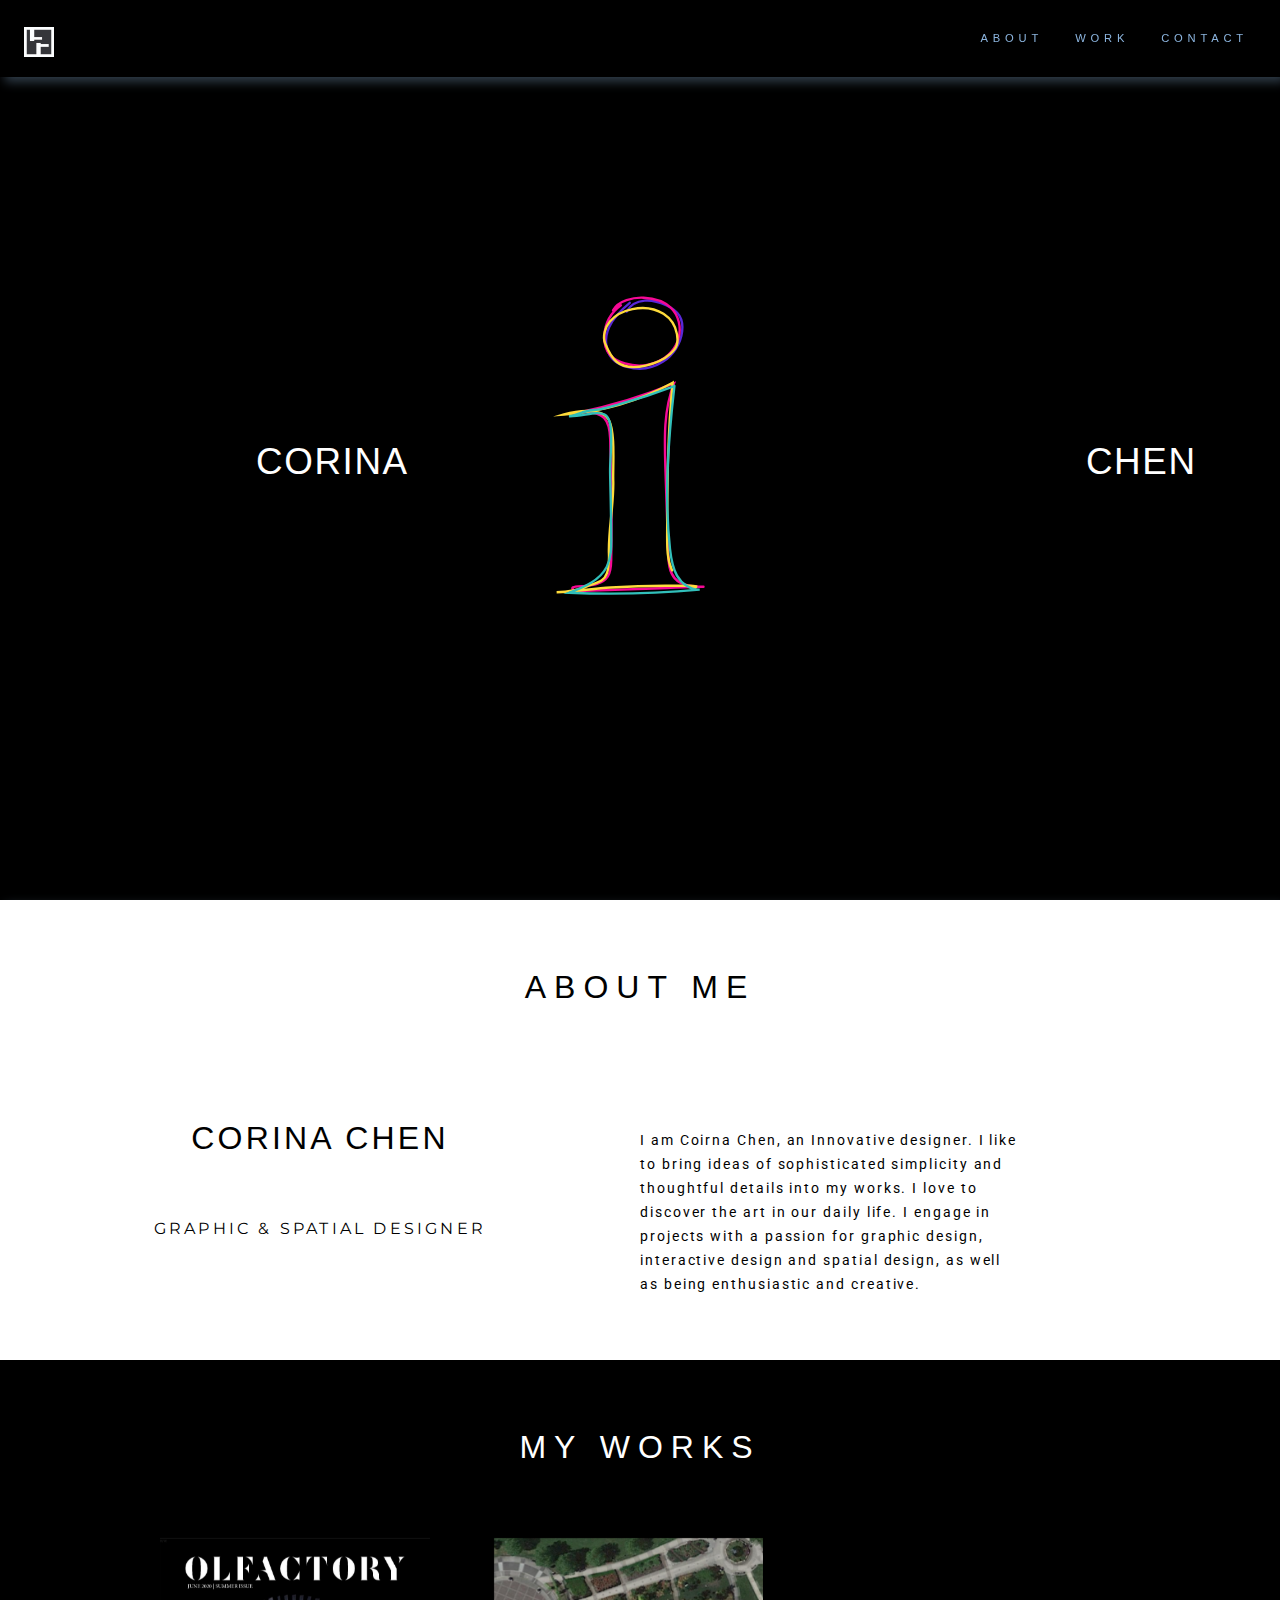
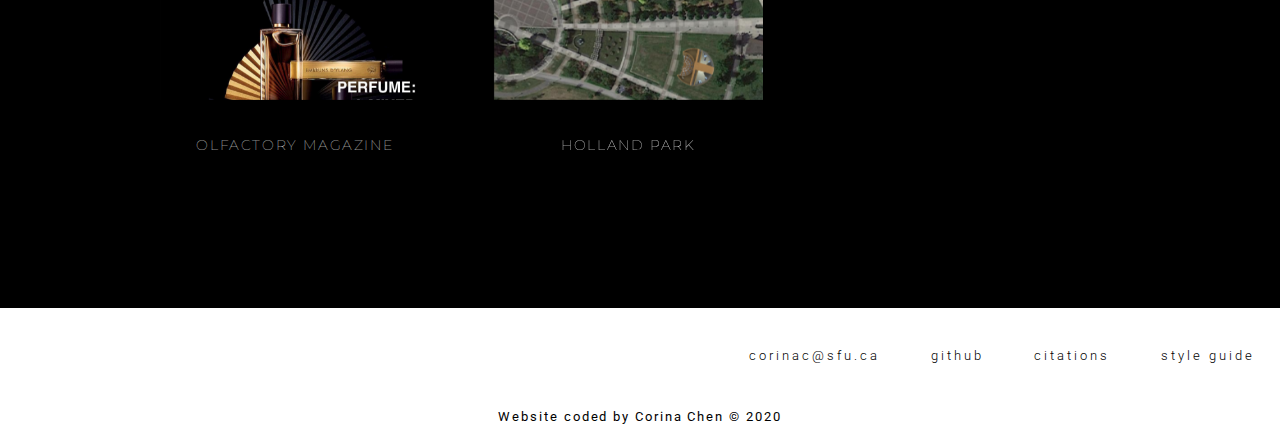
<file: index.html>
<!doctype html>
<html lang="en">

  <head>
    <meta charset="utf-8">
    <meta name="viewport" content="width=device-width, initial-scale=1.0">

    <title>Project3: Portfolio</title>
    <link rel="stylesheet" href="css/main.css">
    <link rel="stylesheet" href="css/grid.css">
    <link rel="stylesheet" href="css/normalize.css">

   <link href="https://fonts.googleapis.com/css?family=Montserrat:300,300i,400,400i,500,700,700i" rel="stylesheet">
   <link href="https://fonts.googleapis.com/css?family=Roboto:300,300i,400,400i,700,700i" rel="stylesheet">
   <link rel="stylesheet" href="https://cdnjs.cloudflare.com/ajax/libs/font-awesome/4.7.0/css/font-awesome.min.css">

</head>



  <body>
    <div class="nav-bar" >
        <nav>
          <div class="main-nav" id="myTopnav">
            <div class="main-nav-links">
              <a class="main-nav-item-img" href="index.html">
         <img src="img/logo.jpg" alt="corina's Logo">
              </a>

              <div class="nav-block" >
                <a class="main-nav-item" href="index.html#contact">CONTACT</a>
                <a class="main-nav-item" href="index.html#work">WORK</a>
                <a class="main-nav-item" href="index.html#about">ABOUT</a>

                <a href="javascript:void(0);" class="icon" onclick="myFunction()">
                  <i class="fa fa-bars"></i>
                  </a>
              </div>



            </div>
          </div>
        </nav>
      </div>

<!-- main page content -->

<div class="welcome-container">
  <div class="grid-col-1of2">
  <h1 class="website-title"> CORINA </h1>
</div>

<!-- cite from https://codepen.io/ruidovisual/pen/eYNMZrG -->
  <svg class="letter-i" data-name="Layer 1" xmlns="http://www.w3.org/2000/svg" viewBox="0 0 800 800">
     <path class="cls-1 stem" style="--item: 1; --color: rgb(246, 9, 149)" d="M534,688c-21.86-.21-46.54-1.64-60.89-18.14-11.57-13.31-12.73-32.47-13.32-50.1q-3.09-92.09-6.16-184.16c-2-59.35-3.65-120.66,18.22-175.87a1078.09,1078.09,0,0,1-201.94,61.42c19.19-1.82,41.22-2.67,54.66,11.13,11,11.33,12.29,28.69,12.83,44.49q4.38,127.62,2.16,255.36c-.21,11.76-.66,24.21-7.08,34.07-10.83,16.63-32.76,19-50.79,20.49-4.64.37-25.91-.25-23.84,5.56,2.43,6.8,20.9,4.78,25.36,4.62q80.61-2.88,161.22-5.7C474.19,690.11,504.23,687.72,534,688Z"/>
     <path class="cls-1 stem" style="--item: 2; --color: rgb(254, 219, 59)" d="M467.79,653.59c-10.4-22.45-10.49-48.11-10.39-72.85.41-107.63.84-215.47,11.61-322.56a560.3,560.3,0,0,1-228.84,67c28.68-8.32,80.6-14.86,94.58,11.52s8.15,97.66,9.11,127.5c1.6,49.55-10.71,104.47-9.11,154,.49,15,.77,27.26-4.14,41.4-7,20.1-24.22,19.47-43.69,28.06s-41.06,11.15-62.32,11.9c37.92-1.33,76.07-7.73,114-10q57.9-3.47,115.93-3.65,16.57,0,33.15.17c9.49.12,22.1-1.59,31,1.12-.68,9.24-24.07-3.46-27.88-6.09A68.81,68.81,0,0,1,467.79,653.59Z"/>
  <path class="cls-1 stem" style="--item: 3; --color: rgb(49, 191, 186)" d="M472.69,265.28Q415.92,287,357.31,303.39C340,308.24,321.6,315,303.63,315.64c-9,.3-17.16,3.07-25.8,5.48-7.75,2.17-19.37,8-27.33,7.65,15.86.74,32.93-3.61,48.62-5.68,10.35-1.37,22.15-2.32,30,4.6,6.16,5.45,7.93,14.22,9,22.37,4.45,33.43-1.43,64.83-.84,98.22.78,44.36,2.35,88.79,2.35,133.15.39,22.14.55,45.33-9.64,65-15.12,29.15-48.56,42.89-79.33,54.34A2122.89,2122.89,0,0,0,526,694.17c-19.73,1.13-38-12.56-47.79-29.71s-12.74-37.28-14.86-56.92C451,493.83,459.85,378.93,472.69,265.28Z"/>

     <path class="cls-1 dot" style="--item: 1; --color: rgb(88, 40, 215)" d="M378.7,89.91c-17.65,14.52-34.72,30.92-43.88,51.86S326,189.21,341,206.48c8.14,9.39,19.75,15.23,31.72,18.55,25.22,7,53.35,3.24,75.49-10.7s37.77-38,40.81-64c1.33-11.45.17-23.6-5.85-33.43-6.27-10.25-17-16.86-28-21.87-14.09-6.45-29.52-10.94-44.95-9.58s-30.85,9.36-38.26,23"/>
     <path class="cls-1 dot" style="--item: 2; --color: rgb(246, 9, 149)" d="M360,95a85.56,85.56,0,0,0-34.89,62.73c-1,15.07,2.42,31,12.41,42.35,7.93,9,19.27,14.35,30.81,17.67,22.29,6.41,46.87,5.91,68.14-3.37s38.78-27.73,45-50.08.3-48.15-16.48-64.17c-15-14.32-36.51-19.77-57.22-20.88S354.37,85.36,343.42,106"/>

     <path class="cls-1 dot" style="--item: 3; --color: rgb(254, 219, 59)" d="M350.86,214.05c16.6,13.44,40.51,12.88,61.34,8.15,18.88-4.28,37.51-11.67,51.9-24.63,14.64-13.18,17.36-23.28,14-41.64A63.93,63.93,0,0,0,449.66,113c-19.08-12.13-43.28-14.4-65.45-9.91-17.84,3.61-35.33,11.77-47,25.78-9.84,11.86-16.54,31.25-10.52,46.34C331.89,188.16,339.89,205.18,350.86,214.05Z"/>
  </svg>

  <div class="grid-col-1of2">
  <h1 class="website-title"> CHEN </h1>
</div>
<!-- <div class="arrow-item">
  <a href="#about">
  <img src="img/arrow.png" alt="arrow "></a>
</div> -->
</div>


  <!-- ABOUT ME -->
  <section id="about">
<div class="body-bg">
  <div class="about-container">
    <h1>About me</h1>
    <div class="whiteSpace"> </div>

    <div class="grid-row">
        <div class="grid-col-1of2">

          <h2 >CORINA CHEN </h2>
          <h3> Graphic & Spatial Designer </h3>
          <!-- <div class="about-portrait">
          <img class="about-image" alt="image of Johanna taken at Joffre Lakes provincial park" src="img/portrait.png">
          </div> -->
        </div>

        <div class="grid-col-1of2">
          <p class="about-me">I am Coirna Chen, an Innovative designer.  I like to bring ideas of sophisticated simplicity and thoughtful details into my works.
            I love to discover the art in our daily life. I engage in projects with a passion for graphic design, interactive design and spatial design,
            as well as being enthusiastic and creative.</p>
        </div>
    </div>
    </div>

</div>
</section>



<!-- WORKS SECTION-->
<section id="work">

<div class="body-bg2">
  <div class="about-container">
    <h1 class="prj-work-h1">My Works</h1>

    <div class="proj-list">
      <div class="grid-row">
        <div class="grid-item ">
          <div class="item1">
            <img src="img/project1.jpg" alt="magazine image" ></div>
            <a href="project1.html"data-toggle="modal" data-toggle="modal" data-toggle="modal" data-target="#modalOne">
                <div class="overlay">
                    <div class="overlay-title">Viem my project</div>
                </div>
            </a>

            <h4>OLFACTORY MAGAZINE</h4>
        </div>

        <div class="grid-item">
          <div class="item1">
            <img href="project2.html" src="img/holland park2.png" alt="HollandPark image"></div>
            <a href="project2.html" data-toggle="modal" data-toggle="modal" data-toggle="modal" data-target="#modalOne">
                <div class="overlay">
                    <div class="overlay-title">Viem my project</div>
                </div>
            </a>

            <h4>HOLLAND PARK</h4>
        </div>

      </div>
    </div>
  </div>
</div>
</section>

<footer id="contact">
<nav class="main-footer">
  <div class="footer">
    <a class="footer-item" href="styleguide.html">style guide</a>
    <a class="footer-item" href="citation.html">citations</a>
    <a class="footer-item" href="https://github.com/corinacc/iat339_po3">github</a>
    <a class="footer-item" href="mailto:corinac@sfu.ca">corinac@sfu.ca</a>
  </div>
  <p>Website coded by Corina Chen © 2020 </p>

</nav>
</footer>





  </body>
</html>
</file>
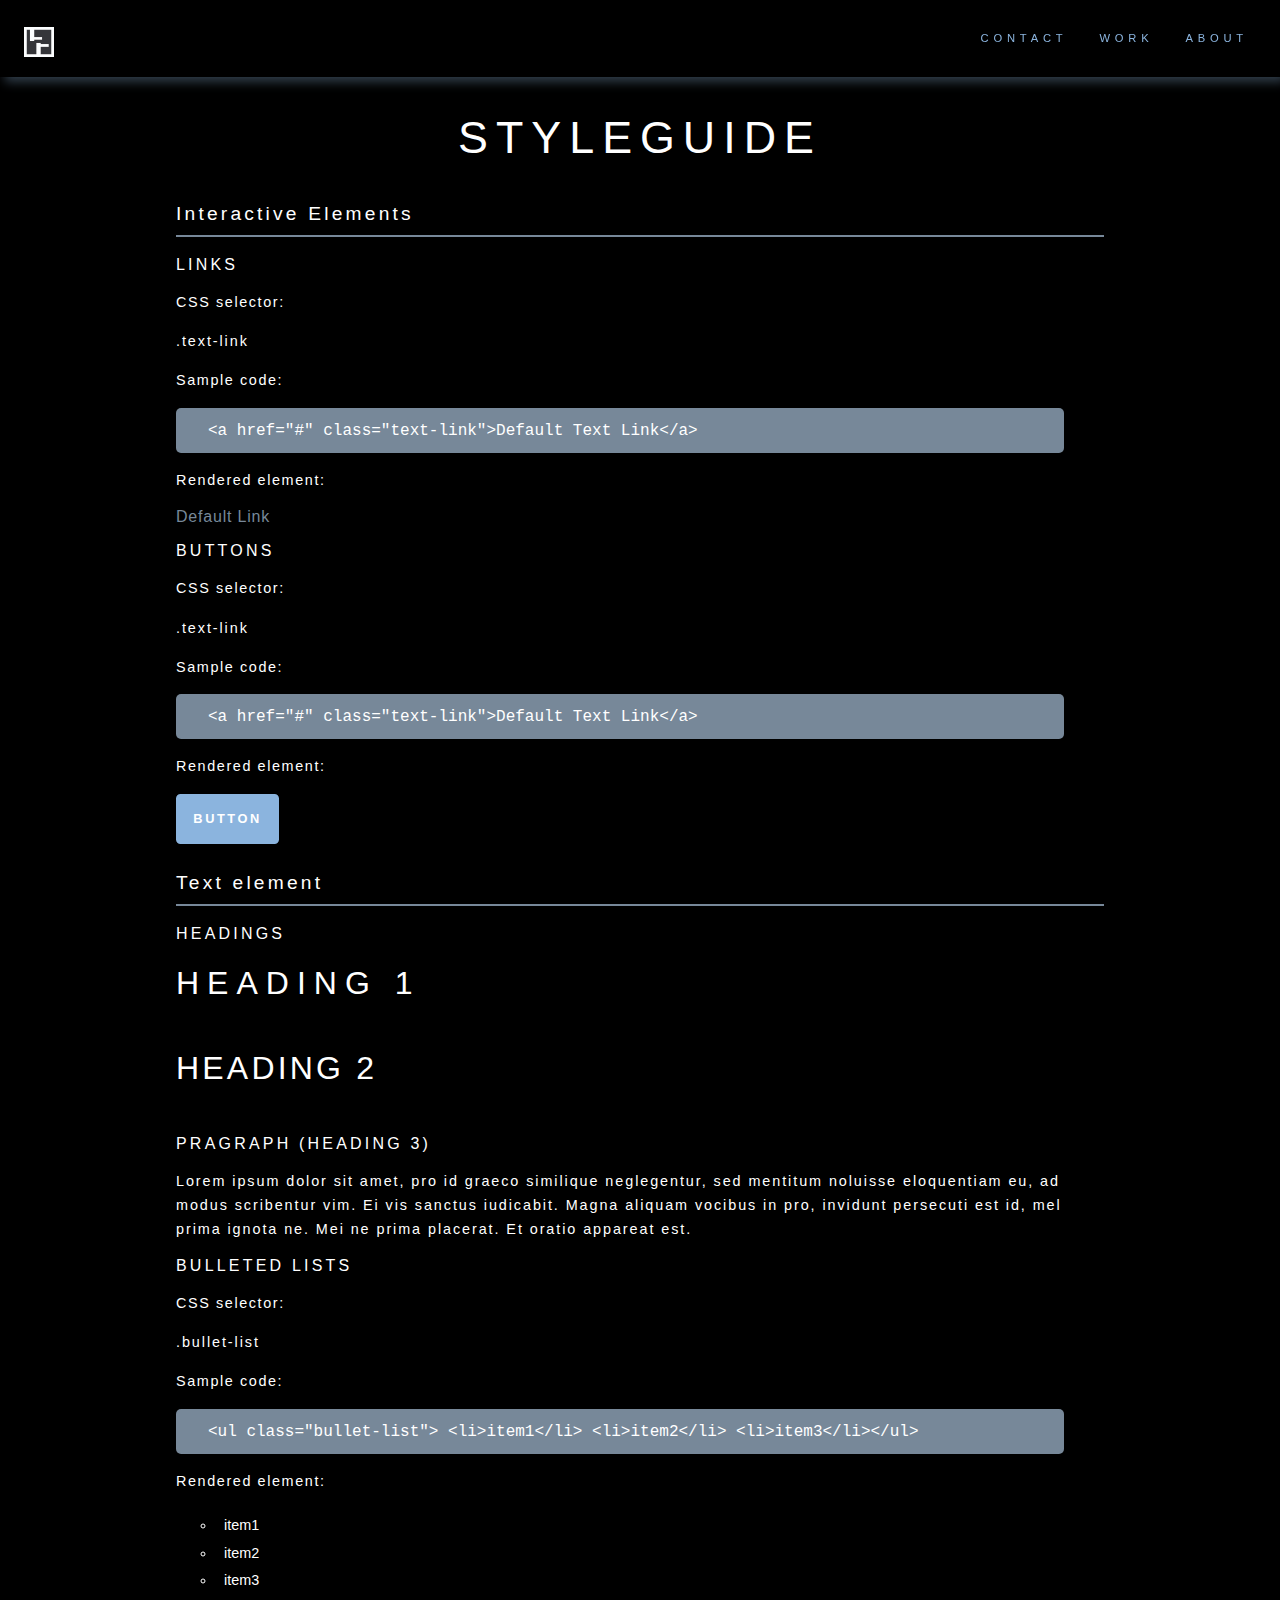
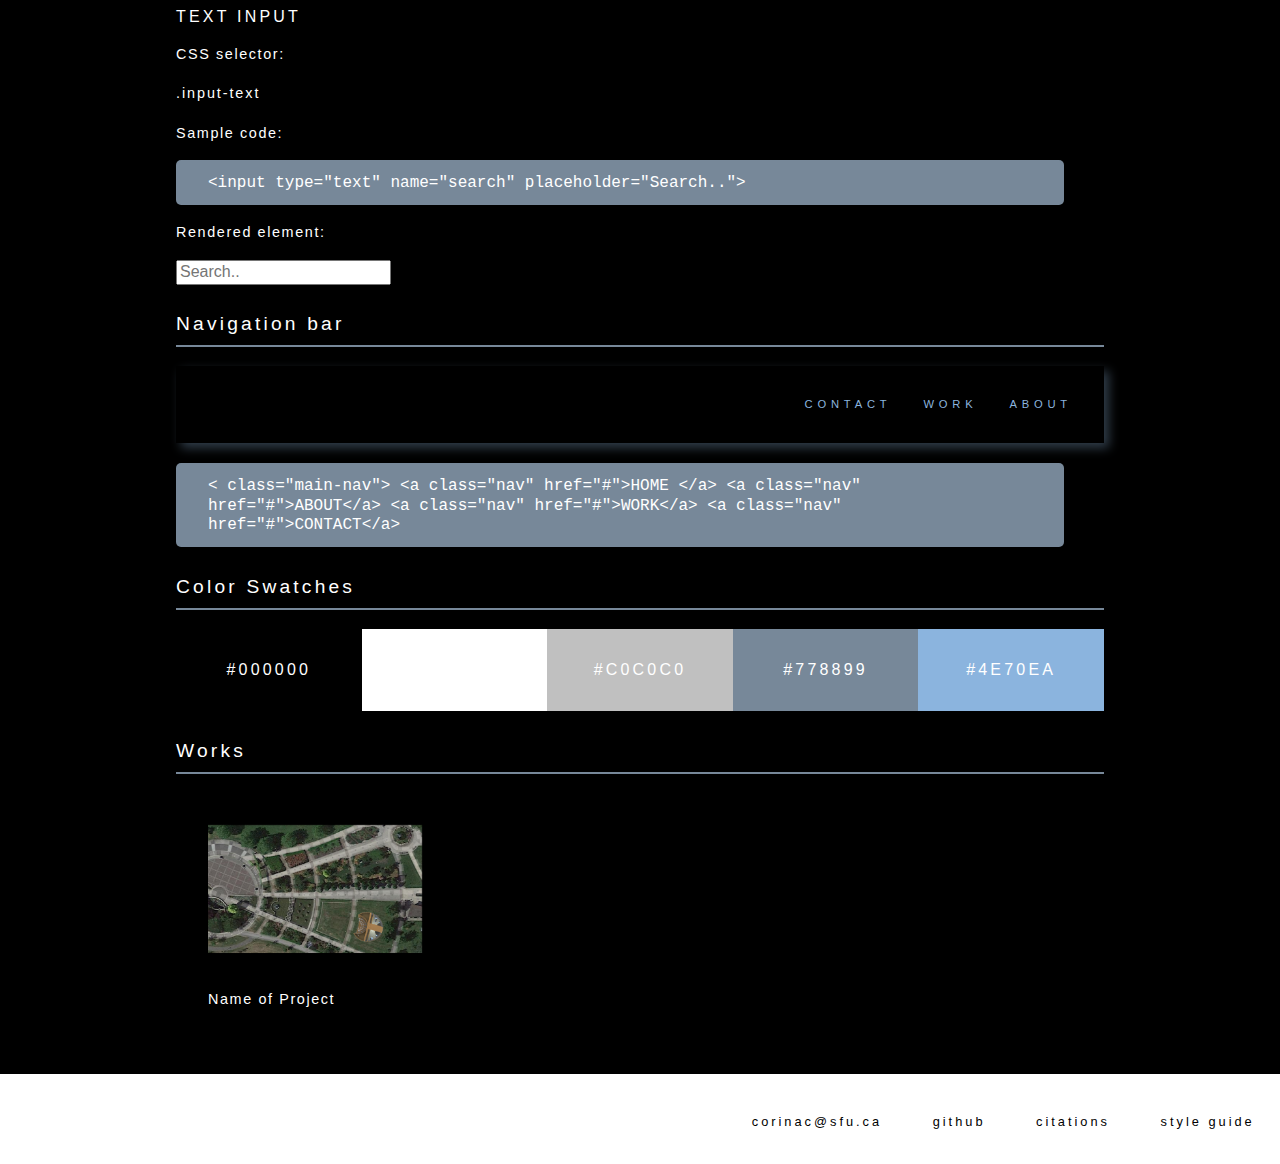
<file: styleguide.html>
<!doctype html>
<html lang="en">

  <head>
    <meta charset="utf-8">
    <meta name="viewport" content="width=device-width, initial-scale=1.0">

    <title>Style Guide</title>
    <link rel="stylesheet" href="css/main.css">
    <link rel="stylesheet" href="css/grid.css">
    <link href="css/normalize.css" rel="stylesheet">


  </head>

  <body>
    <div class="nav-bar">
        <nav>
          <div class="main-nav">
            <div class="main-nav-links">
              <a class="main-nav-item-img" href="index.html">
         <img src="img/logo.jpg" alt="corina's Logo">
              </a>
              <div class="nav-block">
                <a class="main-nav-item" href="#contact">ABOUT</a>
                <a class="main-nav-item" href="index.html#work">WORK</a>
                <a class="main-nav-item" href="index.html#about">CONTACT</a>
              </div>
            </div>
          </div>
        </nav>
      </div>



      <div class="block-container">

          <section class="header">
            <h1 class="styleguide-h1">STYLEGUIDE</h1>
          </section>

          <section id="interactive-elements">
                <h2 class="styleguide-h2">Interactive Elements</h2>

                <div class="grid-row">
                    <h3>Links</h3>
                    <h4>CSS selector:</h4>
                    <p>.text-link</p>

                    <h4>Sample code:</h4>
                    <div class="code-element">
                      <code>&lt;a href="#" class="text-link"&gt;Default Text Link&lt;/a&gt;</code>
                    </div>

                    <h4>Rendered element:</h4>
                    <a class="text-link" href="#">Default Link</a>
                    </div>

                    <div class="grid-row">
                      <h3>Buttons</h3>
                      <h4>CSS selector:</h4>
                      <p>.text-link</p>

                      <h4>Sample code:</h4>
                      <div class="code-element">
                        <code>&lt;a href="#" class="text-link"&gt;Default Text Link&lt;/a&gt;</code>
                      </div>

                      <h4>Rendered element:</h4>
                      <a class="button" href="#">BUTTON</a>
                  </div>


              </section>


       <section id="text-headings">
        <h2 class="styleguide-h2">Text element</h2>
        <h3>Headings</h3>
        <h1 >HEADING 1</h1>
        <h2>HEADING 2</h2>

        <h3>Pragraph (heading 3)</h3>
        <p>Lorem  ipsum dolor sit amet, pro id graeco similique neglegentur, sed mentitum noluisse eloquentiam eu, ad modus scribentur vim. Ei vis sanctus iudicabit. Magna aliquam vocibus in pro, invidunt persecuti est id, mel prima ignota ne. Mei ne prima placerat. Et oratio appareat est.</p>

        <!-- Bullet list and points styling section -->
        <section class="styleguide-list">
          <h3>Bulleted Lists</h3>

          <h4>CSS selector:</h4>
          <p>.bullet-list</p>

          <h4>Sample code:</h4>
          <div class="code-element">
            <code>&lt;ul class="bullet-list"&gt;
              &lt;li&gt;item1&lt;/li&gt;
              &lt;li&gt;item2&lt;/li&gt;
              &lt;li&gt;item3&lt;/li&gt;&lt;/ul&gt;
            </code>
          </div>

          <h4>Rendered element:</h4>

          <ul class="bullet-list">
            <li>
              item1
            </li>
            <li>
              item2
            </li>
            <li>
              item3
            </li>
          </ul>

        </section>

        <section class="styleguide-input">
          <h3>Text input</h3>

          <h4>CSS selector:</h4>
          <p>.input-text</p>

          <h4>Sample code:</h4>
          <div class="code-element">
            <code>&lt;input type="text" name="search" placeholder="Search.."&gt;
            </code>
          </div>

          <h4>Rendered element:</h4>
            <input type="text" name="search" placeholder="Search..">



        </section>


      </section>




      <section id="text-headings">
       <h2 class="styleguide-h2">Navigation bar</h2>


           <nav>
             <div class="main-nav">
               <div class="main-nav-links">

                 <div class="nav-block">
                   <a class="main-nav-item" href="#contact">ABOUT</a>
                   <a class="main-nav-item" href="index.html#work">WORK</a>
                   <a class="main-nav-item" href="index.html#about">CONTACT</a>
                 </div>
               </div>
             </div>
           </nav>



    <!-- Navigation bar markup -->
    <div class="code-element">
      <code> &lt; class="main-nav"&gt; </code>
      <code> &lt;a class="nav" href="#"&gt;HOME &lt;/a&gt; </code>

      <code> &lt;a class="nav" href="#"&gt;ABOUT&lt;/a&gt; </code>
      <code> &lt;a class="nav" href="#"&gt;WORK&lt;/a&gt; </code>
      <code> &lt;a class="nav" href="#"&gt;CONTACT&lt;/a&gt; </code>

    </div> <!-- end of row for navigation bar markup -->
</section>

<section id="swatches">
  <h2 class="styleguide-h2">Color Swatches</h2>

  <div class="col-container">
    <div class="swatch1">#000000</div>
    <div class="swatch2">#FFFFFF</div>
    <div class="swatch3">#C0C0C0</div>
    <div class="swatch4">#778899</div>
    <div class="swatch5">#4E70EA</div>
  </div>
</section>

<section id="combined-elements">
<h2 class="styleguide-h2">Works</h2>
<div class="grid-item">
  <div class="item1">

    <img src="img/holland park2.png" alt="project" class="image">
    <a data-toggle="modal" data-toggle="modal" data-toggle="modal" data-target="#modalOne">
        <div class="overlay">
            <div class="overlay-title">Viem my project</div>
        </div>
    </a>

    <h4>Name of Project</h4>

  </div>
</div>
</section>




  </div>
  <footer id="contact">
  <nav class="main-footer">
    <div class="footer">
      <a class="footer-item" href="styleguide.html">style guide</a>
      <a class="footer-item" href="citations.html">citations</a>
      <a class="footer-item" href="https://github.com/johannachua/IAT339-P03">github</a>
      <a class="footer-item">corinac@sfu.ca</a>
    </div>
  </nav>
</footer>
  </body>
</html>
</file>
<file: css/main.css>
/* MAIN STYLING */

body{
  font-family: helvetica,sans-serif;
  margin: 0;

}

div, article, nav, section {
  display: block;
}

/* Text styling for index html */
h1{
  font-family: helvetica, sans-serif;
  font-size: 2.8rem;
  font-weight: normal;
  letter-spacing: 0.5rem;
  text-align: center;
  margin-top: 6rem;
}

/* Headers with underlined borders */
h2{
  font-family: helvetica, sans-serif;
  font-weight: 300;
  font-size: 2em;
  margin: 1em 0;
  padding: 0.5em 0;
  letter-spacing: 0.2rem;
}

h1.styleguide-h1{
  font-size: 2.8rem;
  margin-top: 6rem;
}

h2.styleguide-h2{
  font-size: 1.2em;
  border-bottom: 0.12em solid #778899;
}

h3{
  font-family: 'Montserrat', sans-serif;
  font-weight: normal;
  font-size: 1.1em;
  letter-spacing: 0.2rem;
  text-transform: uppercase;
  text-align: left;
}

h4{
  font-family: 'Montserrat', sans-serif;
  font-weight: lighter;
  font-size: 0.9em;
  letter-spacing: 0.1rem;
  /*text-transform: capitalize;*/
}

p{
  font-family: 'Roboto', sans-serif;
  font-weight: normal;
  font-size: 0.9rem;
  letter-spacing: 0.12rem;
  line-height: 1.5rem;
  text-align: left;
}

p.about-me-link{
  padding-top: 0;
}

.whiteSpace{
  padding:30px;
}

.nav-bar{

  position: fixed;
  width: 100%;
  z-index: 1;
}

.main-nav{

  padding: 0;
  top: 0;
  background: black;
  overflow: hidden;
  position: relative;
  width: 100%;
  display: inline-block;
  -webkit-box-shadow: 5px 5px 10px rgba(103, 130, 155, 0.47);
  box-shadow: 5px 5px 10px rgba(103, 130, 155, 0.47);
}

.main-nav a{
  font-family: helvetica, sans-serif;
  font-size: 0.7em;
  font-weight: 300;
  text-decoration: none;
  color: #8BB4DE;
  cursor: pointer;
  padding: 2rem;
  display: flex;
  flex-direction: row;
  -webkit-justify-content: center;
  -ms-flex-pack: center;
  justify-content: center;

  display: inline;
  letter-spacing: 0.3rem;
  text-transform: uppercase;

  transition: .2s ease-out;
  transition-timing-function: ease-in-out;
}

.main-nav .icon {
  display: none;
}

.main-nav img{
  max-width: 30px;
}

.main-nav a:hover{
  text-decoration: none;
  color: white;
}

.nav-block{
  display: inline-block;
}

.block-container{
  padding: 2rem;
  margin-right: 10rem;
  margin-left: 10rem;
}

.block-container section{
  /*padding-bottom: 2rem;*/
}

.blocks{
  /*font-family: "Roboto", sans-serif;*/
  font-weight: normal;
  text-align: center;
  margin-right: 1.5em;

  -ms-flex-grow: 1;
  flex-grow: 1;

  -ms-flex-basis: 5em;
  flex-basis: 5em;
}

/* Styling of color container and swatches */
.col-container{
  font-family: "Roboto", sans-serif;
  font-weight: 300;
  letter-spacing: 0.2em;
  text-align: center;
  text-transform: uppercase;
  color: white;

  display: -ms-flex;
  display: flex;

  -ms-flex-wrap: wrap;
  flex-wrap: wrap;
}

.swatch1{
  background-color: #000000;
  padding: 2em;

  -ms-flex-grow: 1;
  flex-grow: 1;

  -ms-flex-basis: 5em;
  flex-basis: 5em;
}

.swatch2{
  background-color: #FFFFFF;
  padding: 2em;

  -ms-flex-grow: 1;
  flex-grow: 1;

  -ms-flex-basis: 5em;
  flex-basis: 5em;
}


.swatch3{
  background-color: #c0c0c0;
  padding: 2em;

  -ms-flex-grow: 1;
  flex-grow: 1;

  -ms-flex-basis: 5em;
  flex-basis: 5em;
}


.swatch4{
  background-color: #778899;
  padding: 2em;

  -ms-flex-grow: 1;
  flex-grow: 1;

  -ms-flex-basis: 5em;
  flex-basis: 5em;
}


.swatch5{

  background-color: #8BB4DE;
  padding: 2em;

  -ms-flex-grow: 1;
  flex-grow: 1;

  -ms-flex-basis: 5em;
  flex-basis: 5em;
}


#text-headings h1, h2, p{
  text-align: left;
}


/* Styling for listing bullet points */
.bullet-list{
  display: white;
  list-style: circle;
}

.bullet-list li{
  color: white;
  font-family: "Roboto", sans-serif;
  font-weight: 300;
  padding: 0.5rem;
  padding-bottom: 0.2rem;
  font-size: 0.9rem;
}

.text-link{
  font-weight: 300;
  font-size: 1em;
  letter-spacing: 0.05em;
  color: #778899;
  text-decoration: none;
}

.text-link:hover, .text-link:focus{
  color: #778899;
}

.button{
  font-family: "Roboto", sans-serif;
  font-weight: bold;
  text-transform: uppercase;
  display: inline-block;
  font-size: 0.8em;
  padding: 1.2em;
  letter-spacing: 0.2em;
  color: #FFF;
  background-color: #8BB4DE;
  border: 2px solid #8BB4DE;
  border-radius: 0.35em;
  text-decoration: none;
  -webkit-transition: background-color 0.5s ease-out;
  transition: background-color 0.5s ease-out;
}

.button:hover, .button:focus{
  border: 2px solid #8BB4DE;
  background-color: white;
  color: #8BB4DE;
}

.code-element{
  background: #778899;
  padding: 0.8rem 2rem;
  border-radius: 5px;
  margin: 1rem 0rem;
  margin-right: 2.5rem;
}

code{
  color: white;
}

.img-sample{
  background-color: lightgrey;
  padding: 5rem;
}


.welcome-container{

  display: flex;
   justify-content: center;
   align-items: center;
   height: 100vh;
   background-color: #000;




}

/* cite from: https://codepen.io/ruidovisual/pen/eYNMZrG */
.letter-i{
width: 60vh;
height: 60vh;
}

.cls-1 {
$delay: calc(var(--item) * 1s);
fill: none;
stroke: #000;
stroke-miterlimit: 10;
stroke-width: 5px;
stroke-linecap: round;
stroke-miterlimit: 10;
stroke-dasharray: 1500;
animation: lines 4s infinite $delay;
}

.dot{
stroke-dasharray: 500;
stroke: var(--color);
}
.stem{
stroke: var(--color);
}

@keyframes lines{
100%
  stroke-dashoffset: 3000;
}


.welcome-container h1{
  color: white;
  margin-top: 0rem;
  margin-left: 16rem;
  text-align: left;
  font-weight: 300;
  letter-spacing: 0.1rem;
  font-size: 3.5rem;
}

.welcome-container h2{
  font-weight: normal;
  color: #C7F0EC;
  margin: 0;
  padding: 0;
  margin-left: 16rem;
  line-height: 2rem;
  font-size: 1.5rem;
}

.portrait img{
  position: relative;
  max-width: 400px;
  margin: 6em;
}

.body-bg{
  background-color: white;
  margin: 0;
  z-index: 1000;
  -webkit-box-shadow: 5px 5px 10px rgba(103, 130, 155, 0.47);
  box-shadow: 5px 5px 10px rgba(103, 130, 155, 0.47);
}

.body-bg2{
background-color: black;
}

.about-container{
  padding-top: 3rem;
  padding-bottom: 3rem;
  margin-left: 16rem;
  margin-right: 16rem;
  margin-top: 3rem;
}
.about-container h1{
  color:black;
  text-transform: uppercase;
}
.about-container h2{
  color:black;
  text-transform: uppercase;
}
.about-container h3{
  color:black;
  text-align: center;
  text-transform: uppercase;
}
.about-container p{
  color:black;
}


h1.prj-work-h1{
  color: white;
}

img.about-image{
  text-align: center;
  width: 65%;
  border-radius: 50%;
  transition: 0.3s;
  margin: 3rem;
  margin-top: 0;
  margin-right: 0rem;
  margin-bottom: 0;
}

/* .arrow-item{
  text-align: center;
}

.arrow-item img{
  width: 30%;
} */

.proj-list{
  margin-left: 16rem;
}

.proj-list p{
  text-transform: capitalize;
  text-align: center;
  color: grey;
  padding: 0;
  margin: 0;
  font-size: 0.7rem;
}

.grid-item{
  /* margin-bottom: 1rem;
  margin-right: 1rem; */
  padding: 2rem;
  /* background-color: white;

  border: solid white;
  text-align: center; */
  /* border-radius: 10px;
  transition: .2s ease-out;
  transition-timing-function: ease-in-out; */
  position: relative;
  width: 50%;
  cursor:pointer;
  margin-bottom:15px;
  transition: .3s ease;

}

.grid-item a{
  padding:10px;
  text-decoration: none;
  color: #778899;
}


.grid-item:hover {
  /* text-decoration: none;
  border: solid #778899;
  background: white; */
      transform:scale(1.04);
}

.grid-item:hover .overlay{
  opacity:1;
}

.overlay {
	position: absolute;
	top: 0;
	bottom: 0;
	left: 0;
	right: 0;
	height: 100%;
	width: 100%;
	opacity: 0;
	transition: .3s ease;
	background-color: rgba(0, 0, 0, 0.678);
}

.overlay-title {
 font-family: helvetica,sans-serif;
	color:white;
	font-size: 1.6em;
	position: absolute;
	top: 43%;
    left: 50%;
	transform: translate(-50%, -50%);
    -ms-transform: translate(-50%, -50%);
    text-align: center;
    white-space: nowrap;
}



.grid-item p{
  text-transform: lowercase;
  text-align: center;
  color: grey;
  padding: 0;
  margin: 0;
  font-size: 0.7rem;

}

.grid-item img{

  width: 100%;
}

.item1{
  width:100%;
}
.item1 img{

  /* object-fit: cover;
  width: 300px;
  height: 175px; */

 opacity: 1;
 display: block;
 width: 100%;
 /* height: 40%; */
 transition: .5s ease;
 backface-visibility: hidden;
}

.item1:hover .image {
  opacity: 0.3;
}




.main-footer{
  background: white;
  overflow: hidden;
  width: 100%;
  margin: 0;
  padding: 0;
  bottom: 0;
  left: 0;
  right: 0;
  /*margin-top: 2rem;*/
}
.main-footer p{
  font-size: 0.8rem;
  text-align: center;
  color:black;
}
.footer{
  overflow: hidden;
  width: 100%;
  margin: 0;
  padding: 0;
  bottom: 0;
  left: 0;
  right: 0;
  margin-top: 1rem;
}

.footer-item{
  font-family: 'Roboto', sans-serif;
  font-weight: 300;
  letter-spacing: 5px;
  letter-spacing: 3px;
  margin: .1em;
  color: #FFF;
  float: right;
  cursor: pointer;
  text-align: center;
  display: block;
  padding: 1rem;
  text-decoration: none;
  font-size: 0.7rem;
  transition: .2s ease-out;
  transition-timing-function: ease-in-out;
}

.main-footer a{
  color: black;
}

.main-footer a:hover{
  color: grey;
}

.proj-analysis{

  margin: auto;
  margin-top: 5rem;
  margin-bottom: 5rem;
  padding: 5rem;
  background: black;
  border-radius: 10px;
}

.proj-analysis h1{
  margin-top: 2rem;
  margin-bottom: 1rem;
  padding-top: 0rem;
}

.proj-analysis h2{
  font-size: 1.5rem;
  padding-top: 0;
  margin-top: 2rem;
  text-align: center;
}

.proj-analysis img{
  /*max-width: 350px;*/
  // margin-top: 1em;
}

/* .proj-analysis .gif-img img{
  margin-top: -5rem;
} */


.button-prj{
  margin-top: 3rem;
  text-align: center;
}

.video{
  display: block;
  text-align: center;
}

.video p{
  text-align: center;
  font-weight: 300;
  font-size: 1em;
  letter-spacing: 0.05em;
}

/* .gif-img2{
  text-align: center;
  margin-left: 6rem;
} */

.caption{
  font-family: "Roboto", sans-serif;
  text-align: center;
  letter-spacing: .15em;
  font-size: .75rem;
  padding: .5rem;
  color: #a9a9a9;
}

.caption2{
  font-family: "Roboto", sans-serif;
  text-align: center;
  letter-spacing: .15em;
  font-size: .75rem;
  padding: .5rem;
  margin-left: 6rem;
  margin-top: -3rem;
  margin-bottom: 2rem;
  padding-bottom: 4rem;
  color: #a9a9a9;
}

.prj-img-block{
  display: block;
  margin: 0rem 6rem 3rem 0;
  text-align: center;
}
/*

@media screen and (max-width: 600px) {
  .main-nav a:not(:first-child) {display: none;}

  .main-nav a.icon {
    float: right;
    display: block;
  }
}

@media screen and (max-width: 600px) {
  .main-nav.responsive {position: relative;}

  .main-nav.responsive .icon {
    position: absolute;
    right: 0;
    top: 0;
  }
  .main-nav .responsive a {
    float: none;
    display: block;
    text-align: left;
  }
} */
</file>
<file: css/grid.css>
/* default styling */
.grid-container .blocks {
  height: 500px; }

.grid-container .blocks p {
  padding: 0.5rem; }

.grid-container .blocks:nth-of-type(even) {
  background-color: #CCC; }

.grid-container .blocks:nth-of-type(even) p {
  color: white; }

.grid-container .blocks:nth-of-type(odd) {
  background-color: #AAA; }

*, *::after, *::before {
  -webkit-box-sizing: border-box;
  box-sizing: border-box; }

.grid-row::after {
  content: "";
  display: block;
  clear: both; }

.flexbox .grid-row {
  display: -webkit-box;
  display: -webkit-flex;
  display: -ms-flexbox;
  display: flex;
  -webkit-flex-wrap: wrap;
  -ms-flex-wrap: wrap;
  flex-wrap: wrap; }

[class^='grid-col-'] {
  float: left;
  padding: 0; }

.flexbox [class^='grid-col-'] {
  float: none; }

.flexbox .grid-col-1of2 {
  -webkit-box-flex: 1;
  -webkit-flex-grow: 1;
  -ms-flex-positive: 1;
  flex-grow: 1;
  -webkit-flex-basis: 100%;
  -ms-flex-preferred-size: 100%;
  flex-basis: 100%; }

.grid-item {
  width: 37%;
  float: left; }

.flexbox .grid-item {
  -webkit-box-flex: 1;
  -webkit-flex-grow: 1;
  -ms-flex-positive: 1;
  flex-grow: 1;
  width: auto; }

/* MEDIA QUERIES */
@media (min-width: 23em) {
  .nav-bar {
    position: absolute; }



  .main-nav img {
    padding-bottom: 0.5rem;
    width: 20%;
    margin-top: 1.7rem;
    float: none; }
  .main-nav-links {
    text-align: center; }
  .nav-block a {
    display: inline-block;
    float: right;
    padding: 1rem;
    /*margin-bottom: 0.5rem;*/
    text-align: center; }
  .grid-col-1of2 {
    /*flex-basis: 100%;*/
    width: 100%; }
  .welcome-container h1 {
    margin-left: 0;
    margin-top: 3rem;
    font-size: 2.3rem;
    text-align: center; }
  .welcome-container h2 {
    margin-left: 0;
    text-align: center;
    /*font-size: 2.3rem;*/ }
  .portrait img {
    max-width: 300px;
    margin: auto;
    display: block; }
  .about-container {
    margin: 0; }
  img.about-image {
    width: 70%;
    margin: auto; }
  .about-portrait {
    text-align: center; }
  .about-container h2 {
    padding: 2rem;
    padding-top: 0;
    text-align: center;
    font-weight: lighter; }
  .about-container p {
    /*padding: 2.5rem;*/ }
  p.about-me {
    padding: 2.5rem;
    padding-bottom: 1rem; }
  p.about-me-link {
    padding: 2.5rem;
    padding-top: 0; }
  .proj-list {

    /*margin-left: 1rem;*/
    margin: 2.5rem; }
  .grid-item {
    width: 100%; }
  .block-container {
    margin: 0;
    margin-bottom: -5rem;
    padding: 1rem; }
  .proj-analysis img {
    /*max-width: 150px;*/
    width: 100%; }
  .proj-analysis {
    padding: 2rem; }
  .proj-analysis h1 {
    font-size: 1.8rem;
    letter-spacing: 0.2rem;
    margin-bottom: 0; }
  .proj-analysis h2 {
    font-size: 1.2rem;
    font-weight: lighter; }

  h3 {
    text-align: center;
    font-size: 1rem; }
  .process {
    margin-top: 2rem;
    text-align: center; }

  img.magzine-about {
    width: 80%; }
  .image-figure {
    margin-right: 0;
    margin-left: 0; }
  .gif-img2 {
    text-align: center;
    margin-left: 0; }
  .caption2 {
    margin: 0;
    margin-top: -3rem;
    margin-bottom: 4rem;
    padding: 0; }
  .prj-img-block {
    margin: 0; }
  .vid-container {
    width: 100%; }
  .vid1 {
    width: 220px;
    height: 135px; }
  .footer-item {
    font-size: 0.8rem;
    text-align: center;
    float: none;
    padding-bottom: 0.5rem; }
  .footer {
    margin-bottom: 1rem; } }


@media (min-width: 24.2em) {
  .main-nav a {
    padding: 1rem; } }

@media (min-width: 25.5em) {
  .main-nav-links {
    padding: 1rem; } }

@media (min-width: 31.18em) {
  .main-nav-links {
    padding: 0; }
  .main-nav img {
    width: 20%;
    float: left;
    margin-left: 1.5rem; }
  .nav-block {
    float: right;
    padding: 1rem; } }

@media (min-width: 43.75em) {
  .nav-bar {
    position: fixed; }
  .main-nav img {
    width: 15%;
    float: left;
    /*padding: 1rem;*/ }
  img.about-image {
    width: 80%;
    margin: 0; }
  .item1 {

    margin-top: 0.5rem; }
  .about-container p {
    /*padding: 3rem;*/ }
  .proj-list {
    /*margin: 3rem;*/
    margin-left: 4rem;
    text-align: center; }
  .grid-item {
    width: 30%; }
  img.magazine-about {
    width: 80%; }
  img.gif-img2 {
    width: 60%; }
  .footer-item {
    font-size: 0.8rem;
    text-align: center;
    float: right;
    padding: 1.5rem; }
  .vid1 {
    width: 420px;
    height: 235px; }
  .item3-text {
    padding-bottom: 1.5rem; }

        .proj-text p{
          font-size:0.8rem }
 }

@media (min-width: 44.125em) {
  .item2-text {
    padding-bottom: 1.5rem; } }

@media (min-width: 44.43em) {
  .item1-text {
    padding-bottom: 1.5rem; } }

@media (min-width: 47.87em) {
  .item3-text {
    padding-bottom: 1.5rem; } }

@media (min-width: 54em) {
  .main-nav img {
    width: 12%; }
  .main-nav-links {
    display: block; }
  .welcome-container h1 {
    text-align: left;
    margin-left: 8rem; }
  .welcome-container h2 {
    text-align: left;
    margin-left: 8rem; }
  img.about-image {
    width: 70%;
    margin: 0; }
  .grid-col-1of2 {
    width: 50%; }
  p.about-me {
    padding: 0;
    padding-top: 1rem;
    padding-bottom: 1rem;
    margin-right: 4rem; }
  p.about-me-link {
    padding: 0;
    padding-top: 0rem;
    margin-right: 4rem; }
  img.prj-img {
    width: 90%; }
  img.gif-img2 {
    width: 45%; }
  .prj-img-block {
    margin: 0;
    /*margin-right: 3rem;*/ }
  /*.item1 img {
    margin-bottom: -0.5rem;
  }*/
  .vid1 {
    width: 560px;
    height: 315px; }
  .proj-text {
    margin-left: 1rem;
    margin-right: 1rem; }

  .list2 {
    margin-left: 3rem; }
  .process-text {
    margin-left: 8rem;
    margin-right: 8rem; }

  }


@media (min-width: 54.125em) {
  .item3-text {
    padding-bottom: 3rem; } }

@media (min-width: 66.68em) {
  .item3-text {
    padding-bottom: 1.5rem; } }

@media (min-width: 80em) {
  .main-nav img {
    width: 8%;
    float: left; }
  /*.nav-block a{
    padding-bottom: 0;
  }*/
  .welcome-container h1 {
    text-align: left;
    margin-left: 16rem; }
  .welcome-container h2 {
    text-align: left;
    margin-left: 16rem; }
  .portrait img {
    max-width: 400px;
    margin: auto;
    margin-left: 4rem; }
  img.about-image {
    width: 45%;
    margin-left: 5rem; }
  p.about-me {
    padding: 0;
    padding-top: 1.7rem;
    margin-right: 16rem; }
  .grid-col-1of2 {
    width: 50%; }
  .block-container {
    margin-left: 10rem;
    margin-right: 10rem; }
  .proj-list {
    /*margin: 3rem;*/
    margin-left: 8rem;
    text-align: center; }
  img.gif-img2 {
    width: 35%; }
  .grid-item {
    width: 30%; }
  .item1 {
    margin-top: 0rem;
   }
  img.prj-img {
    width: 90%; }
  h3 {
    text-align: left; }
  .proj-analysis h1 {
    font-size: 2.8rem; }
  .process-text {
    margin-left: 8.5rem;
    margin-right: 8.5rem; }

  .item3-text {
    padding-bottom: 1.6rem; }
    .proj-text p {
    font-size: 1rem;
  }
}

@media (min-width: 96.75em) {
  .item1 img {
     object-fit:100% 40%;
    margin-bottom: -1.4rem; } }
</file>
